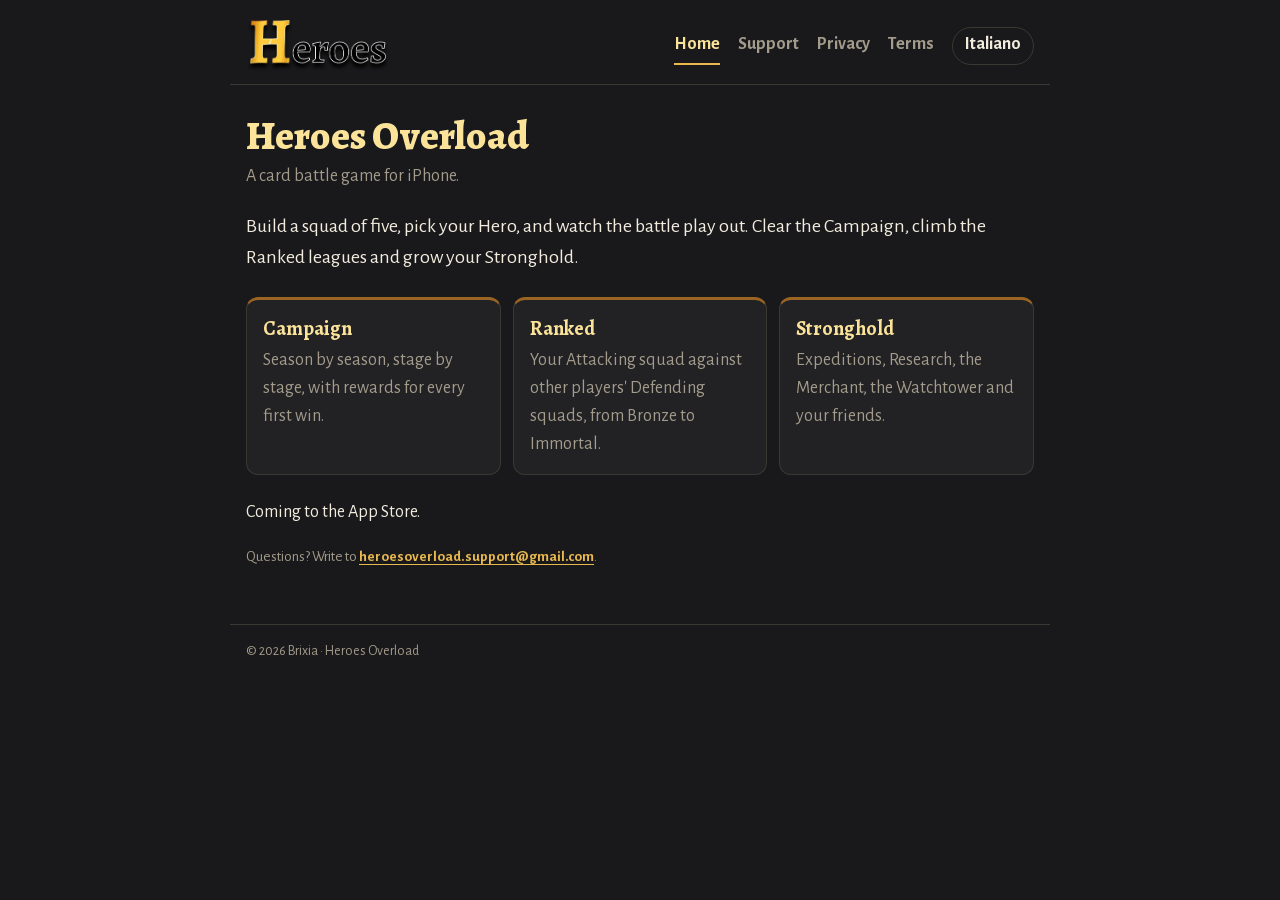
<file: index.html>
<!doctype html>
<html lang="en">
<head>
<meta charset="utf-8">
<meta name="viewport" content="width=device-width, initial-scale=1">
<title>Heroes Overload</title>
<meta name="description" content="A card battle game for iPhone.">
<link rel="icon" href="assets/icon.png">
<link rel="apple-touch-icon" href="assets/apple-touch-icon.png">
<link rel="stylesheet" href="assets/fonts/fonts.css">
<link rel="stylesheet" href="assets/site.css">
<link rel="alternate" hreflang="it" href="it/index.html">
</head>
<body>
<header><a class="logo" href="index.html"><img src="assets/logo.webp" alt="Heroes Overload" width="168" height="61"></a>
<nav><a href="index.html" aria-current=page>Home</a><a href="support.html">Support</a><a href="privacy.html">Privacy</a><a href="terms.html">Terms</a><a class="lang" href="it/index.html" lang="it">Italiano</a></nav></header>
<main>
<h1>Heroes Overload</h1>
<p class="sub">A card battle game for iPhone.</p>
<p class="lead">Build a squad of five, pick your Hero, and watch the battle play out. Clear the Campaign, climb the Ranked leagues
and grow your Stronghold.</p>
<div class="cards">
  <div><h3>Campaign</h3><p>Season by season, stage by stage, with rewards for every first win.</p></div>
  <div><h3>Ranked</h3><p>Your Attacking squad against other players' Defending squads, from Bronze to Immortal.</p></div>
  <div><h3>Stronghold</h3><p>Expeditions, Research, the Merchant, the Watchtower and your friends.</p></div>
</div>
<p>Coming to the App Store.</p>
<p class="small">Questions? Write to <a href="mailto:heroesoverload.support@gmail.com">heroesoverload.support@gmail.com</a>.</p>

</main>
<footer>© 2026 Brixia · Heroes Overload</footer>
</body>
</html>
</file>
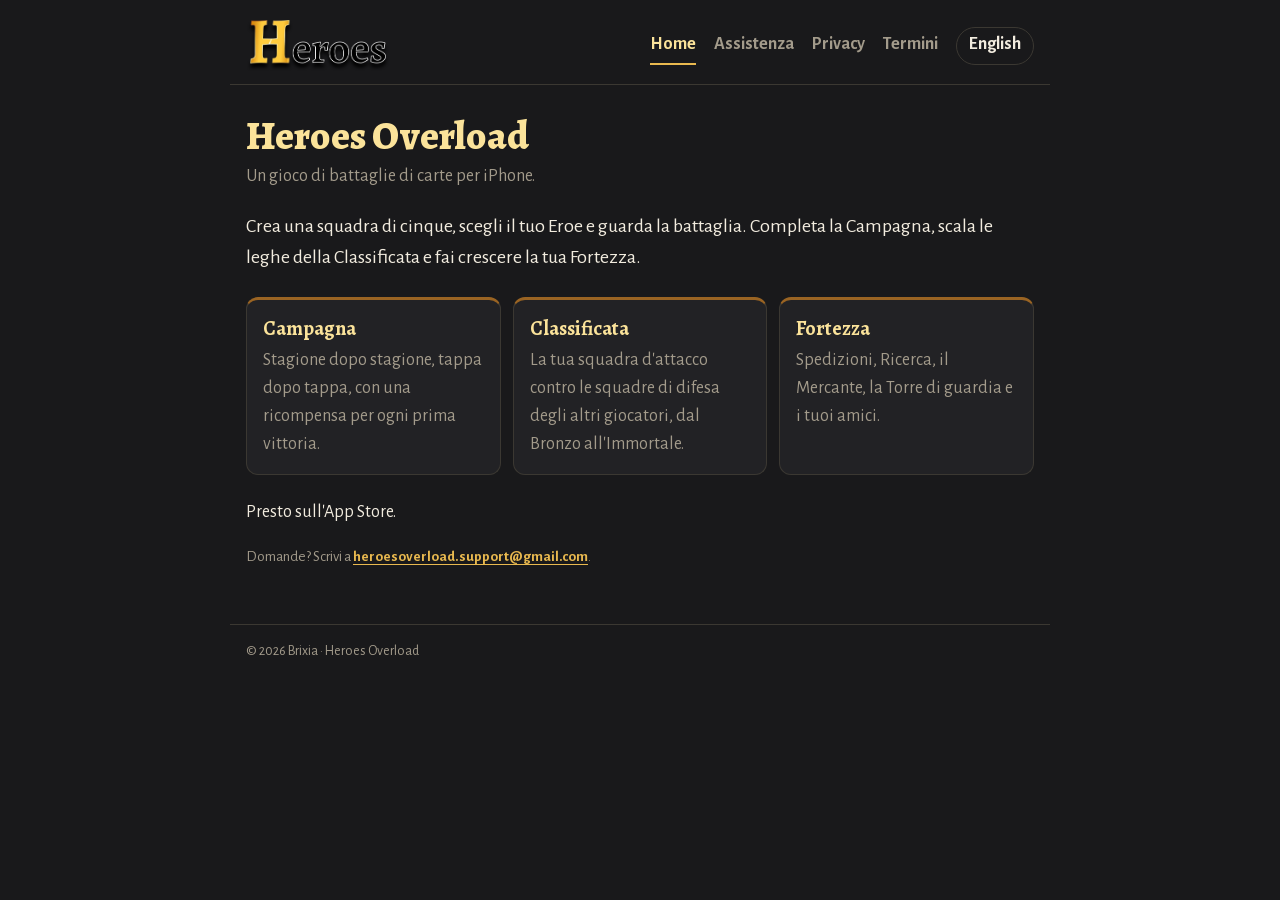
<file: it/index.html>
<!doctype html>
<html lang="it">
<head>
<meta charset="utf-8">
<meta name="viewport" content="width=device-width, initial-scale=1">
<title>Heroes Overload</title>
<meta name="description" content="Un gioco di battaglie di carte per iPhone.">
<link rel="icon" href="../assets/icon.png">
<link rel="apple-touch-icon" href="../assets/apple-touch-icon.png">
<link rel="stylesheet" href="../assets/fonts/fonts.css">
<link rel="stylesheet" href="../assets/site.css">
<link rel="alternate" hreflang="en" href="../index.html">
</head>
<body>
<header><a class="logo" href="index.html"><img src="../assets/logo.webp" alt="Heroes Overload" width="168" height="61"></a>
<nav><a href="index.html" aria-current=page>Home</a><a href="support.html">Assistenza</a><a href="privacy.html">Privacy</a><a href="terms.html">Termini</a><a class="lang" href="../index.html" lang="en">English</a></nav></header>
<main>
<h1>Heroes Overload</h1>
<p class="sub">Un gioco di battaglie di carte per iPhone.</p>
<p class="lead">Crea una squadra di cinque, scegli il tuo Eroe e guarda la battaglia. Completa la Campagna, scala le leghe
della Classificata e fai crescere la tua Fortezza.</p>
<div class="cards">
  <div><h3>Campagna</h3><p>Stagione dopo stagione, tappa dopo tappa, con una ricompensa per ogni prima vittoria.</p></div>
  <div><h3>Classificata</h3><p>La tua squadra d'attacco contro le squadre di difesa degli altri giocatori, dal Bronzo all'Immortale.</p></div>
  <div><h3>Fortezza</h3><p>Spedizioni, Ricerca, il Mercante, la Torre di guardia e i tuoi amici.</p></div>
</div>
<p>Presto sull'App Store.</p>
<p class="small">Domande? Scrivi a <a href="mailto:heroesoverload.support@gmail.com">heroesoverload.support@gmail.com</a>.</p>

</main>
<footer>© 2026 Brixia · Heroes Overload</footer>
</body>
</html>
</file>
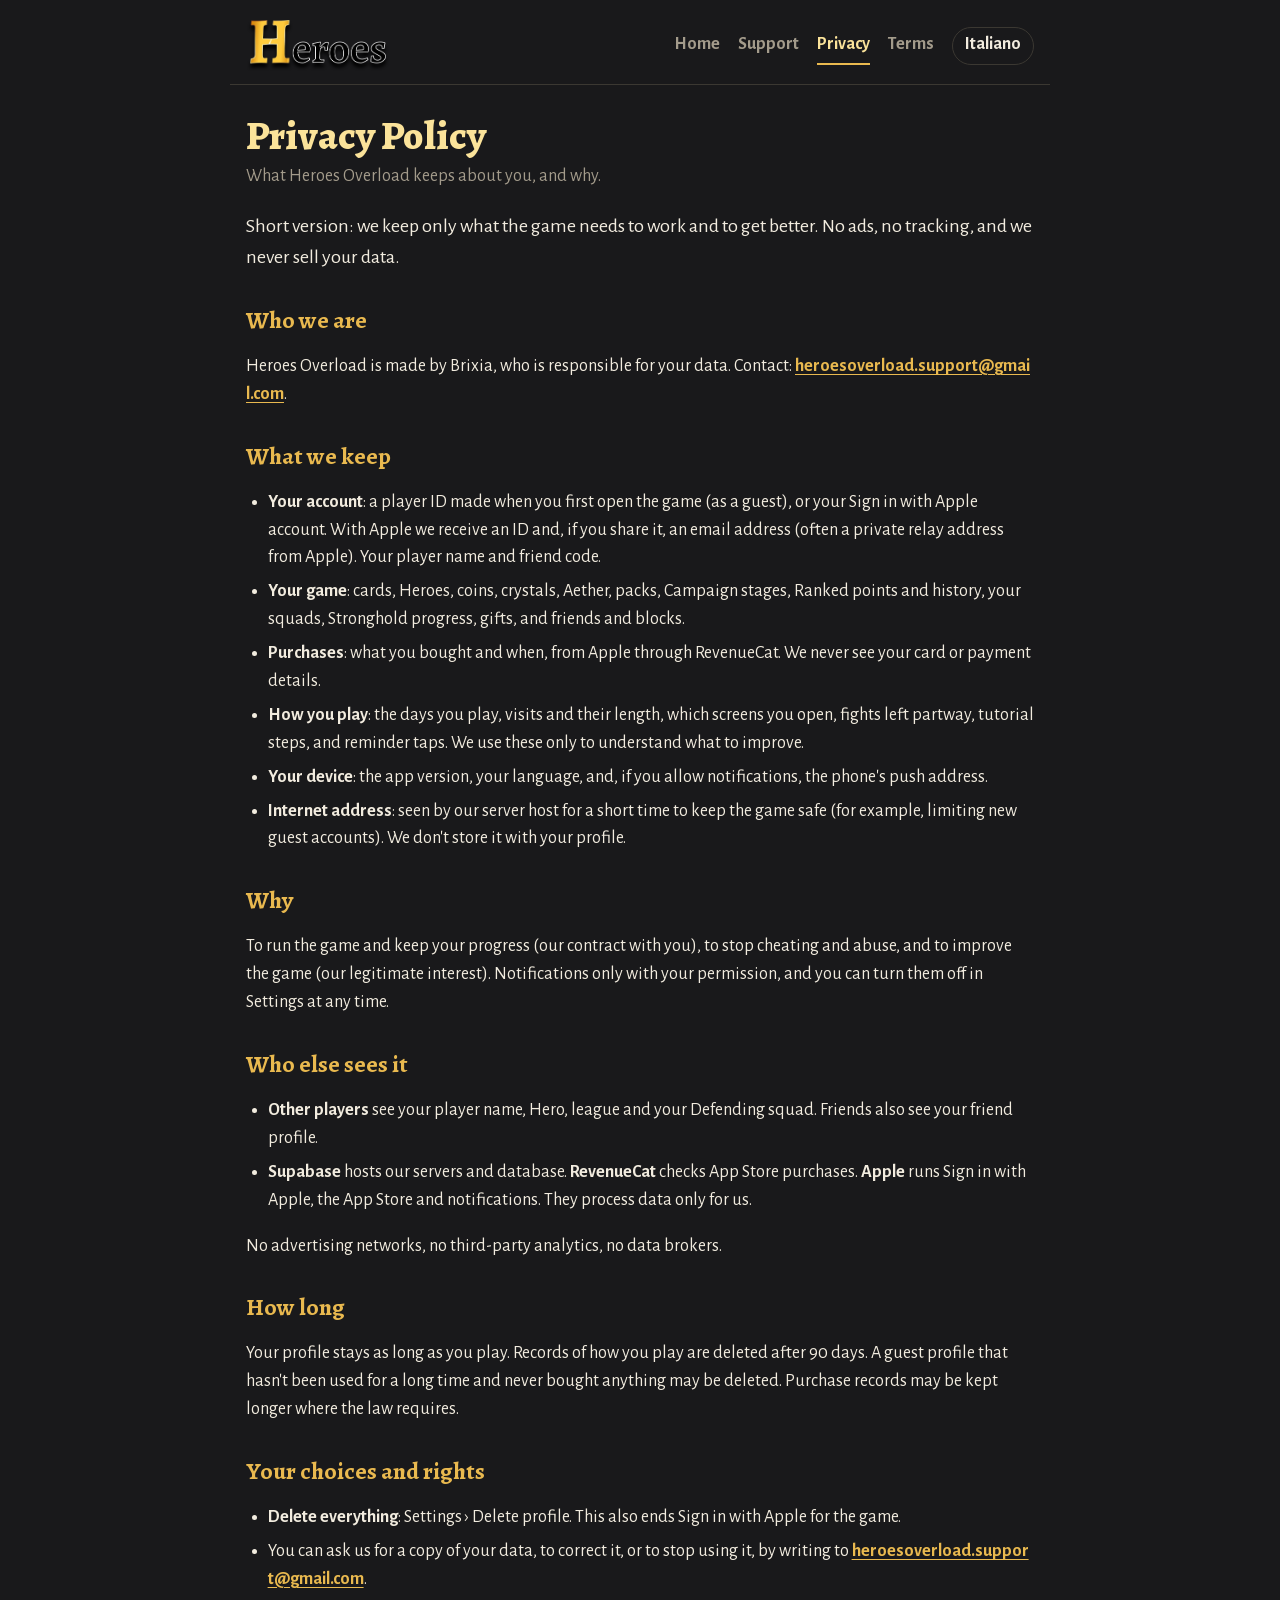
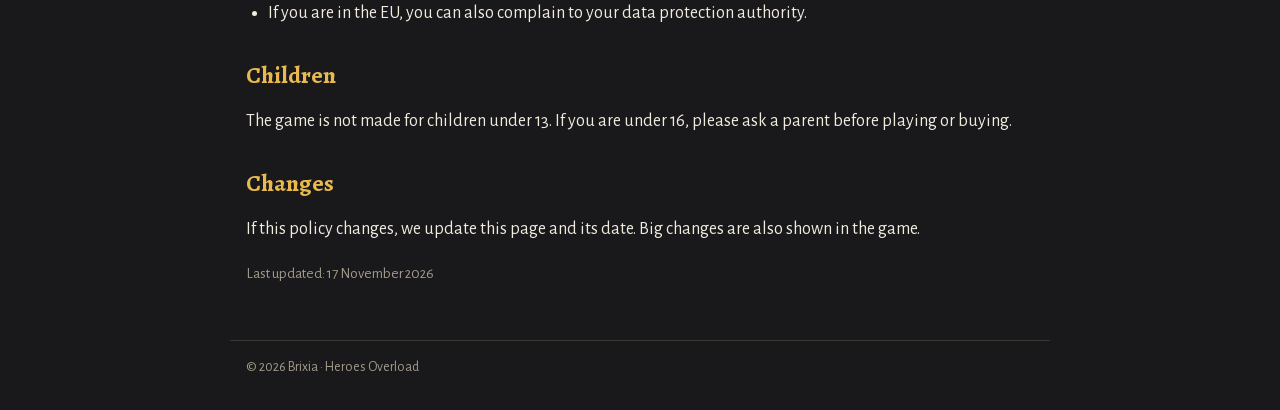
<file: privacy.html>
<!doctype html>
<html lang="en">
<head>
<meta charset="utf-8">
<meta name="viewport" content="width=device-width, initial-scale=1">
<title>Privacy Policy · Heroes Overload</title>
<meta name="description" content="What Heroes Overload keeps about you, and why.">
<link rel="icon" href="assets/icon.png">
<link rel="apple-touch-icon" href="assets/apple-touch-icon.png">
<link rel="stylesheet" href="assets/fonts/fonts.css">
<link rel="stylesheet" href="assets/site.css">
<link rel="alternate" hreflang="it" href="it/privacy.html">
</head>
<body>
<header><a class="logo" href="index.html"><img src="assets/logo.webp" alt="Heroes Overload" width="168" height="61"></a>
<nav><a href="index.html">Home</a><a href="support.html">Support</a><a href="privacy.html" aria-current=page>Privacy</a><a href="terms.html">Terms</a><a class="lang" href="it/privacy.html" lang="it">Italiano</a></nav></header>
<main>
<h1>Privacy Policy</h1>
<p class="sub">What Heroes Overload keeps about you, and why.</p>
<p class="lead">Short version: we keep only what the game needs to work and to get better. No ads, no tracking, and we never
sell your data.</p>
<h2>Who we are</h2>
<p>Heroes Overload is made by Brixia, who is responsible for your data. Contact: <a href="mailto:heroesoverload.support@gmail.com">heroesoverload.support@gmail.com</a>.</p>
<h2>What we keep</h2>
<ul>
<li><b>Your account</b>: a player ID made when you first open the game (as a guest), or your Sign in with Apple account. With Apple
we receive an ID and, if you share it, an email address (often a private relay address from Apple). Your player name and
friend code.</li>
<li><b>Your game</b>: cards, Heroes, coins, crystals, Aether, packs, Campaign stages, Ranked points and history, your squads,
Stronghold progress, gifts, and friends and blocks.</li>
<li><b>Purchases</b>: what you bought and when, from Apple through RevenueCat. We never see your card or payment details.</li>
<li><b>How you play</b>: the days you play, visits and their length, which screens you open, fights left partway, tutorial steps,
and reminder taps. We use these only to understand what to improve.</li>
<li><b>Your device</b>: the app version, your language, and, if you allow notifications, the phone's push address.</li>
<li><b>Internet address</b>: seen by our server host for a short time to keep the game safe (for example, limiting new guest
accounts). We don't store it with your profile.</li>
</ul>
<h2>Why</h2>
<p>To run the game and keep your progress (our contract with you), to stop cheating and abuse, and to improve the game
(our legitimate interest). Notifications only with your permission, and you can turn them off in Settings at any time.</p>
<h2>Who else sees it</h2>
<ul>
<li><b>Other players</b> see your player name, Hero, league and your Defending squad. Friends also see your friend profile.</li>
<li><b>Supabase</b> hosts our servers and database. <b>RevenueCat</b> checks App Store purchases. <b>Apple</b> runs Sign in with
Apple, the App Store and notifications. They process data only for us.</li>
</ul>
<p>No advertising networks, no third-party analytics, no data brokers.</p>
<h2>How long</h2>
<p>Your profile stays as long as you play. Records of how you play are deleted after 90 days. A guest profile that hasn't been
used for a long time and never bought anything may be deleted. Purchase records may be kept longer where the law requires.</p>
<h2>Your choices and rights</h2>
<ul>
<li><b>Delete everything</b>: Settings › Delete profile. This also ends Sign in with Apple for the game.</li>
<li>You can ask us for a copy of your data, to correct it, or to stop using it, by writing to <a href="mailto:heroesoverload.support@gmail.com">heroesoverload.support@gmail.com</a>.</li>
<li>If you are in the EU, you can also complain to your data protection authority.</li>
</ul>
<h2>Children</h2>
<p>The game is not made for children under 13. If you are under 16, please ask a parent before playing or buying.</p>
<h2>Changes</h2>
<p>If this policy changes, we update this page and its date. Big changes are also shown in the game.</p>
<p class="small">Last updated: 17 November 2026</p>
</main>
<footer>© 2026 Brixia · Heroes Overload</footer>
</body>
</html>
</file>
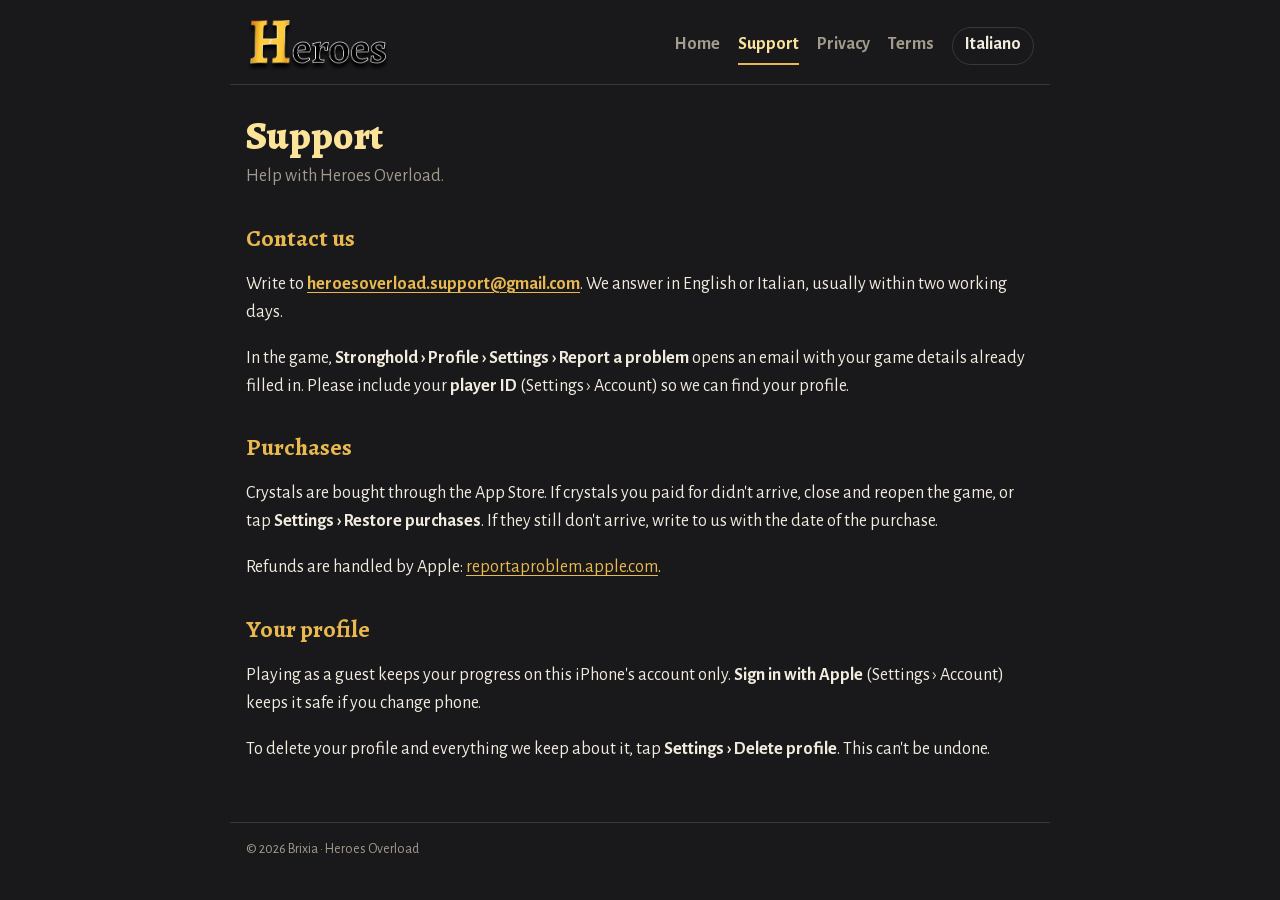
<file: support.html>
<!doctype html>
<html lang="en">
<head>
<meta charset="utf-8">
<meta name="viewport" content="width=device-width, initial-scale=1">
<title>Support · Heroes Overload</title>
<meta name="description" content="Help with Heroes Overload.">
<link rel="icon" href="assets/icon.png">
<link rel="apple-touch-icon" href="assets/apple-touch-icon.png">
<link rel="stylesheet" href="assets/fonts/fonts.css">
<link rel="stylesheet" href="assets/site.css">
<link rel="alternate" hreflang="it" href="it/support.html">
</head>
<body>
<header><a class="logo" href="index.html"><img src="assets/logo.webp" alt="Heroes Overload" width="168" height="61"></a>
<nav><a href="index.html">Home</a><a href="support.html" aria-current=page>Support</a><a href="privacy.html">Privacy</a><a href="terms.html">Terms</a><a class="lang" href="it/support.html" lang="it">Italiano</a></nav></header>
<main>
<h1>Support</h1>
<p class="sub">Help with Heroes Overload.</p>
<h2>Contact us</h2>
<p>Write to <a href="mailto:heroesoverload.support@gmail.com">heroesoverload.support@gmail.com</a>. We answer in English or Italian, usually within two working days.</p>
<p>In the game, <b>Stronghold › Profile › Settings › Report a problem</b> opens an email with your game details already filled in.
Please include your <b>player ID</b> (Settings › Account) so we can find your profile.</p>
<h2>Purchases</h2>
<p>Crystals are bought through the App Store. If crystals you paid for didn't arrive, close and reopen the game, or tap
<b>Settings › Restore purchases</b>. If they still don't arrive, write to us with the date of the purchase.</p>
<p>Refunds are handled by Apple: <a href="https://reportaproblem.apple.com">reportaproblem.apple.com</a>.</p>
<h2>Your profile</h2>
<p>Playing as a guest keeps your progress on this iPhone's account only. <b>Sign in with Apple</b> (Settings › Account) keeps it
safe if you change phone.</p>
<p>To delete your profile and everything we keep about it, tap <b>Settings › Delete profile</b>. This can't be undone.</p>

</main>
<footer>© 2026 Brixia · Heroes Overload</footer>
</body>
</html>
</file>
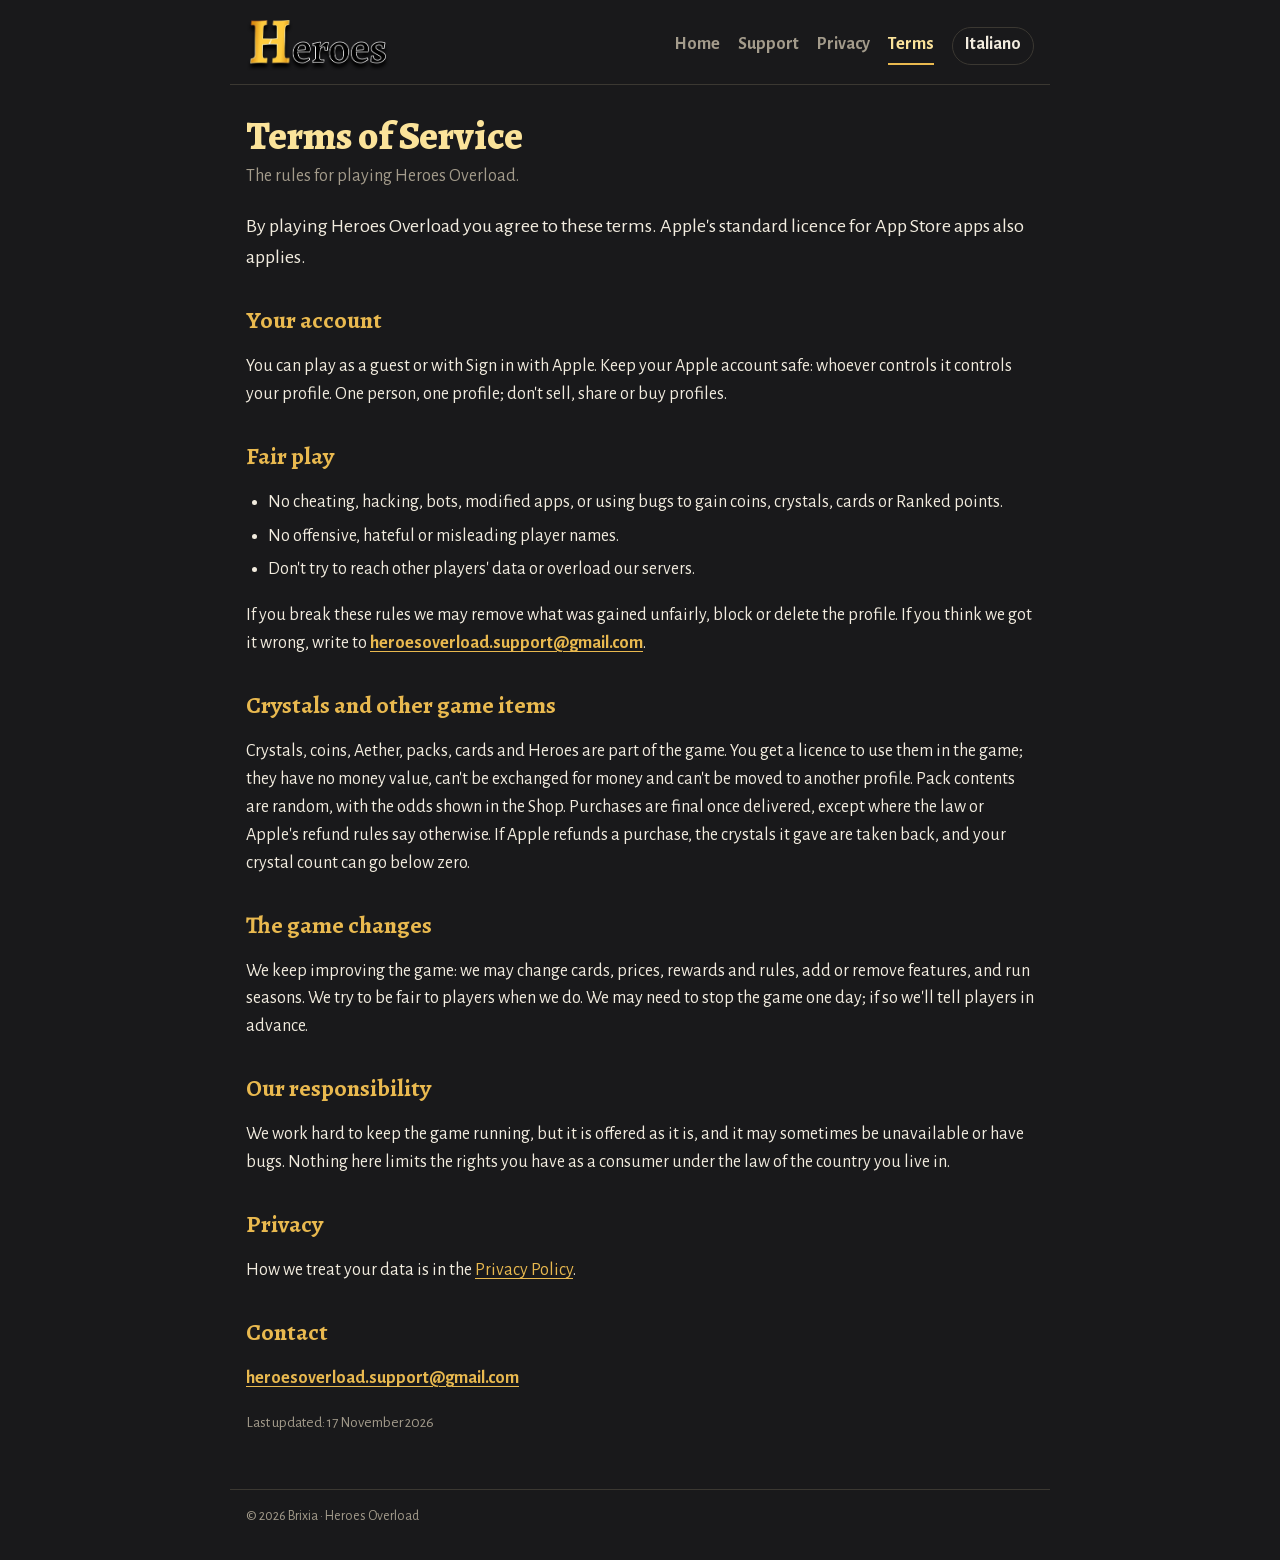
<file: terms.html>
<!doctype html>
<html lang="en">
<head>
<meta charset="utf-8">
<meta name="viewport" content="width=device-width, initial-scale=1">
<title>Terms of Service · Heroes Overload</title>
<meta name="description" content="The rules for playing Heroes Overload.">
<link rel="icon" href="assets/icon.png">
<link rel="apple-touch-icon" href="assets/apple-touch-icon.png">
<link rel="stylesheet" href="assets/fonts/fonts.css">
<link rel="stylesheet" href="assets/site.css">
<link rel="alternate" hreflang="it" href="it/terms.html">
</head>
<body>
<header><a class="logo" href="index.html"><img src="assets/logo.webp" alt="Heroes Overload" width="168" height="61"></a>
<nav><a href="index.html">Home</a><a href="support.html">Support</a><a href="privacy.html">Privacy</a><a href="terms.html" aria-current=page>Terms</a><a class="lang" href="it/terms.html" lang="it">Italiano</a></nav></header>
<main>
<h1>Terms of Service</h1>
<p class="sub">The rules for playing Heroes Overload.</p>
<p class="lead">By playing Heroes Overload you agree to these terms. Apple's standard licence for App Store apps also applies.</p>
<h2>Your account</h2>
<p>You can play as a guest or with Sign in with Apple. Keep your Apple account safe: whoever controls it controls your profile.
One person, one profile; don't sell, share or buy profiles.</p>
<h2>Fair play</h2>
<ul>
<li>No cheating, hacking, bots, modified apps, or using bugs to gain coins, crystals, cards or Ranked points.</li>
<li>No offensive, hateful or misleading player names.</li>
<li>Don't try to reach other players' data or overload our servers.</li>
</ul>
<p>If you break these rules we may remove what was gained unfairly, block or delete the profile. If you think we got it wrong,
write to <a href="mailto:heroesoverload.support@gmail.com">heroesoverload.support@gmail.com</a>.</p>
<h2>Crystals and other game items</h2>
<p>Crystals, coins, Aether, packs, cards and Heroes are part of the game. You get a licence to use them in the game; they have
no money value, can't be exchanged for money and can't be moved to another profile. Pack contents are random, with the odds
shown in the Shop. Purchases are final once delivered, except where the law or Apple's refund rules say otherwise. If Apple
refunds a purchase, the crystals it gave are taken back, and your crystal count can go below zero.</p>
<h2>The game changes</h2>
<p>We keep improving the game: we may change cards, prices, rewards and rules, add or remove features, and run seasons. We
try to be fair to players when we do. We may need to stop the game one day; if so we'll tell players in advance.</p>
<h2>Our responsibility</h2>
<p>We work hard to keep the game running, but it is offered as it is, and it may sometimes be unavailable or have bugs.
Nothing here limits the rights you have as a consumer under the law of the country you live in.</p>
<h2>Privacy</h2>
<p>How we treat your data is in the <a href="privacy.html">Privacy Policy</a>.</p>
<h2>Contact</h2>
<p><a href="mailto:heroesoverload.support@gmail.com">heroesoverload.support@gmail.com</a></p>
<p class="small">Last updated: 17 November 2026</p>
</main>
<footer>© 2026 Brixia · Heroes Overload</footer>
</body>
</html>
</file>
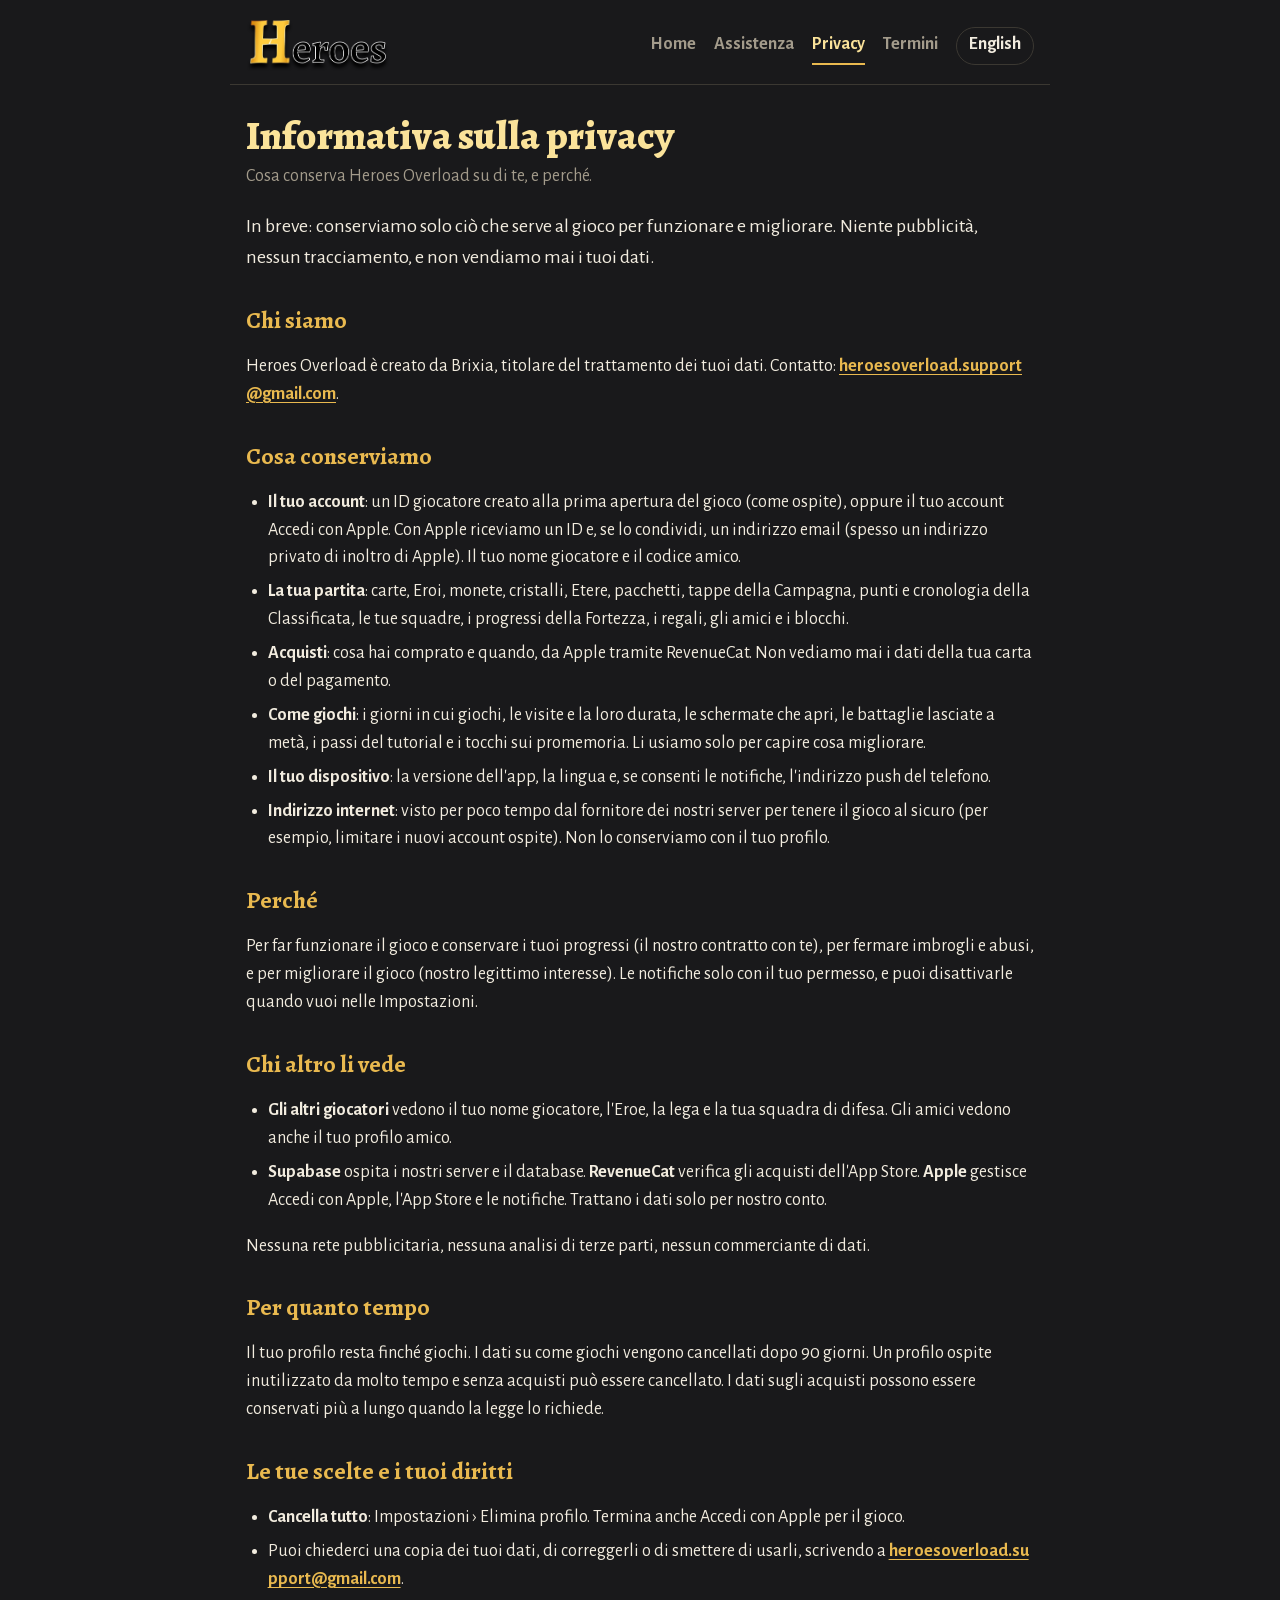
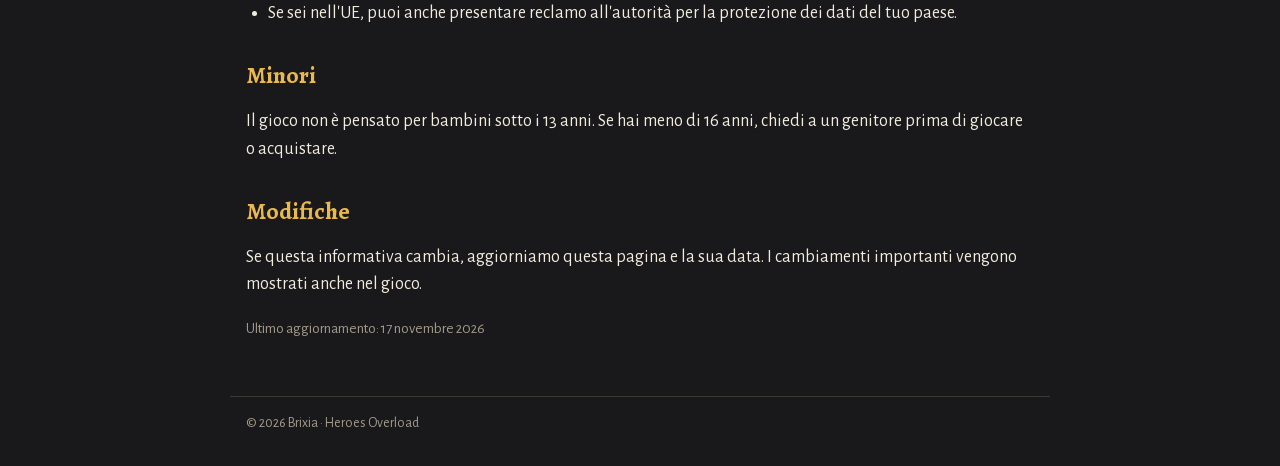
<file: it/privacy.html>
<!doctype html>
<html lang="it">
<head>
<meta charset="utf-8">
<meta name="viewport" content="width=device-width, initial-scale=1">
<title>Informativa sulla privacy · Heroes Overload</title>
<meta name="description" content="Cosa conserva Heroes Overload su di te, e perché.">
<link rel="icon" href="../assets/icon.png">
<link rel="apple-touch-icon" href="../assets/apple-touch-icon.png">
<link rel="stylesheet" href="../assets/fonts/fonts.css">
<link rel="stylesheet" href="../assets/site.css">
<link rel="alternate" hreflang="en" href="../privacy.html">
</head>
<body>
<header><a class="logo" href="index.html"><img src="../assets/logo.webp" alt="Heroes Overload" width="168" height="61"></a>
<nav><a href="index.html">Home</a><a href="support.html">Assistenza</a><a href="privacy.html" aria-current=page>Privacy</a><a href="terms.html">Termini</a><a class="lang" href="../privacy.html" lang="en">English</a></nav></header>
<main>
<h1>Informativa sulla privacy</h1>
<p class="sub">Cosa conserva Heroes Overload su di te, e perché.</p>
<p class="lead">In breve: conserviamo solo ciò che serve al gioco per funzionare e migliorare. Niente pubblicità, nessun
tracciamento, e non vendiamo mai i tuoi dati.</p>
<h2>Chi siamo</h2>
<p>Heroes Overload è creato da Brixia, titolare del trattamento dei tuoi dati. Contatto: <a href="mailto:heroesoverload.support@gmail.com">heroesoverload.support@gmail.com</a>.</p>
<h2>Cosa conserviamo</h2>
<ul>
<li><b>Il tuo account</b>: un ID giocatore creato alla prima apertura del gioco (come ospite), oppure il tuo account Accedi con
Apple. Con Apple riceviamo un ID e, se lo condividi, un indirizzo email (spesso un indirizzo privato di inoltro di Apple).
Il tuo nome giocatore e il codice amico.</li>
<li><b>La tua partita</b>: carte, Eroi, monete, cristalli, Etere, pacchetti, tappe della Campagna, punti e cronologia della
Classificata, le tue squadre, i progressi della Fortezza, i regali, gli amici e i blocchi.</li>
<li><b>Acquisti</b>: cosa hai comprato e quando, da Apple tramite RevenueCat. Non vediamo mai i dati della tua carta o del pagamento.</li>
<li><b>Come giochi</b>: i giorni in cui giochi, le visite e la loro durata, le schermate che apri, le battaglie lasciate a metà,
i passi del tutorial e i tocchi sui promemoria. Li usiamo solo per capire cosa migliorare.</li>
<li><b>Il tuo dispositivo</b>: la versione dell'app, la lingua e, se consenti le notifiche, l'indirizzo push del telefono.</li>
<li><b>Indirizzo internet</b>: visto per poco tempo dal fornitore dei nostri server per tenere il gioco al sicuro (per esempio,
limitare i nuovi account ospite). Non lo conserviamo con il tuo profilo.</li>
</ul>
<h2>Perché</h2>
<p>Per far funzionare il gioco e conservare i tuoi progressi (il nostro contratto con te), per fermare imbrogli e abusi, e per
migliorare il gioco (nostro legittimo interesse). Le notifiche solo con il tuo permesso, e puoi disattivarle quando vuoi nelle
Impostazioni.</p>
<h2>Chi altro li vede</h2>
<ul>
<li><b>Gli altri giocatori</b> vedono il tuo nome giocatore, l'Eroe, la lega e la tua squadra di difesa. Gli amici vedono anche
il tuo profilo amico.</li>
<li><b>Supabase</b> ospita i nostri server e il database. <b>RevenueCat</b> verifica gli acquisti dell'App Store. <b>Apple</b>
gestisce Accedi con Apple, l'App Store e le notifiche. Trattano i dati solo per nostro conto.</li>
</ul>
<p>Nessuna rete pubblicitaria, nessuna analisi di terze parti, nessun commerciante di dati.</p>
<h2>Per quanto tempo</h2>
<p>Il tuo profilo resta finché giochi. I dati su come giochi vengono cancellati dopo 90 giorni. Un profilo ospite inutilizzato
da molto tempo e senza acquisti può essere cancellato. I dati sugli acquisti possono essere conservati più a lungo quando la
legge lo richiede.</p>
<h2>Le tue scelte e i tuoi diritti</h2>
<ul>
<li><b>Cancella tutto</b>: Impostazioni › Elimina profilo. Termina anche Accedi con Apple per il gioco.</li>
<li>Puoi chiederci una copia dei tuoi dati, di correggerli o di smettere di usarli, scrivendo a <a href="mailto:heroesoverload.support@gmail.com">heroesoverload.support@gmail.com</a>.</li>
<li>Se sei nell'UE, puoi anche presentare reclamo all'autorità per la protezione dei dati del tuo paese.</li>
</ul>
<h2>Minori</h2>
<p>Il gioco non è pensato per bambini sotto i 13 anni. Se hai meno di 16 anni, chiedi a un genitore prima di giocare o acquistare.</p>
<h2>Modifiche</h2>
<p>Se questa informativa cambia, aggiorniamo questa pagina e la sua data. I cambiamenti importanti vengono mostrati anche nel gioco.</p>
<p class="small">Ultimo aggiornamento: 17 novembre 2026</p>
</main>
<footer>© 2026 Brixia · Heroes Overload</footer>
</body>
</html>
</file>
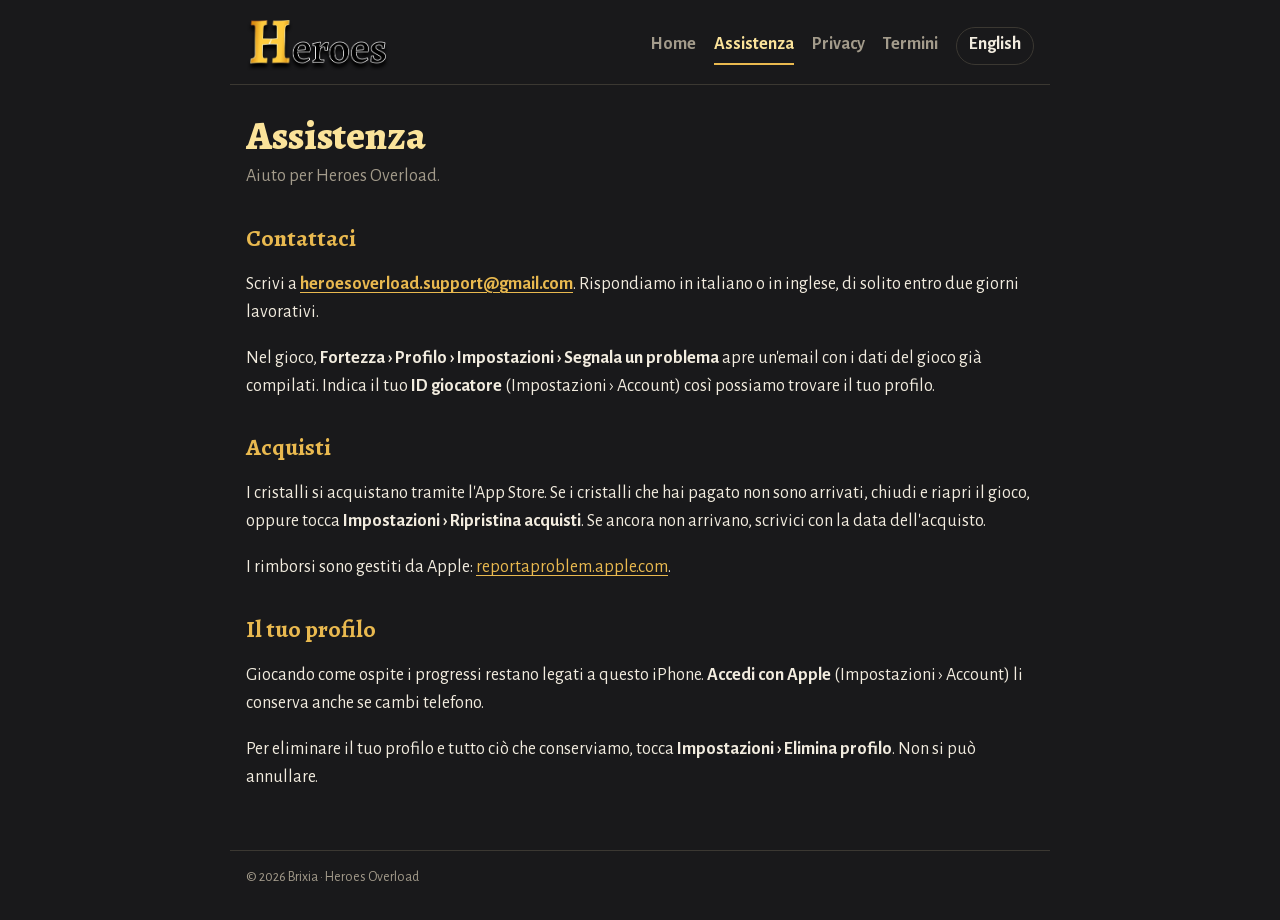
<file: it/support.html>
<!doctype html>
<html lang="it">
<head>
<meta charset="utf-8">
<meta name="viewport" content="width=device-width, initial-scale=1">
<title>Assistenza · Heroes Overload</title>
<meta name="description" content="Aiuto per Heroes Overload.">
<link rel="icon" href="../assets/icon.png">
<link rel="apple-touch-icon" href="../assets/apple-touch-icon.png">
<link rel="stylesheet" href="../assets/fonts/fonts.css">
<link rel="stylesheet" href="../assets/site.css">
<link rel="alternate" hreflang="en" href="../support.html">
</head>
<body>
<header><a class="logo" href="index.html"><img src="../assets/logo.webp" alt="Heroes Overload" width="168" height="61"></a>
<nav><a href="index.html">Home</a><a href="support.html" aria-current=page>Assistenza</a><a href="privacy.html">Privacy</a><a href="terms.html">Termini</a><a class="lang" href="../support.html" lang="en">English</a></nav></header>
<main>
<h1>Assistenza</h1>
<p class="sub">Aiuto per Heroes Overload.</p>
<h2>Contattaci</h2>
<p>Scrivi a <a href="mailto:heroesoverload.support@gmail.com">heroesoverload.support@gmail.com</a>. Rispondiamo in italiano o in inglese, di solito entro due giorni lavorativi.</p>
<p>Nel gioco, <b>Fortezza › Profilo › Impostazioni › Segnala un problema</b> apre un'email con i dati del gioco già compilati.
Indica il tuo <b>ID giocatore</b> (Impostazioni › Account) così possiamo trovare il tuo profilo.</p>
<h2>Acquisti</h2>
<p>I cristalli si acquistano tramite l'App Store. Se i cristalli che hai pagato non sono arrivati, chiudi e riapri il gioco,
oppure tocca <b>Impostazioni › Ripristina acquisti</b>. Se ancora non arrivano, scrivici con la data dell'acquisto.</p>
<p>I rimborsi sono gestiti da Apple: <a href="https://reportaproblem.apple.com">reportaproblem.apple.com</a>.</p>
<h2>Il tuo profilo</h2>
<p>Giocando come ospite i progressi restano legati a questo iPhone. <b>Accedi con Apple</b> (Impostazioni › Account) li
conserva anche se cambi telefono.</p>
<p>Per eliminare il tuo profilo e tutto ciò che conserviamo, tocca <b>Impostazioni › Elimina profilo</b>. Non si può annullare.</p>

</main>
<footer>© 2026 Brixia · Heroes Overload</footer>
</body>
</html>
</file>
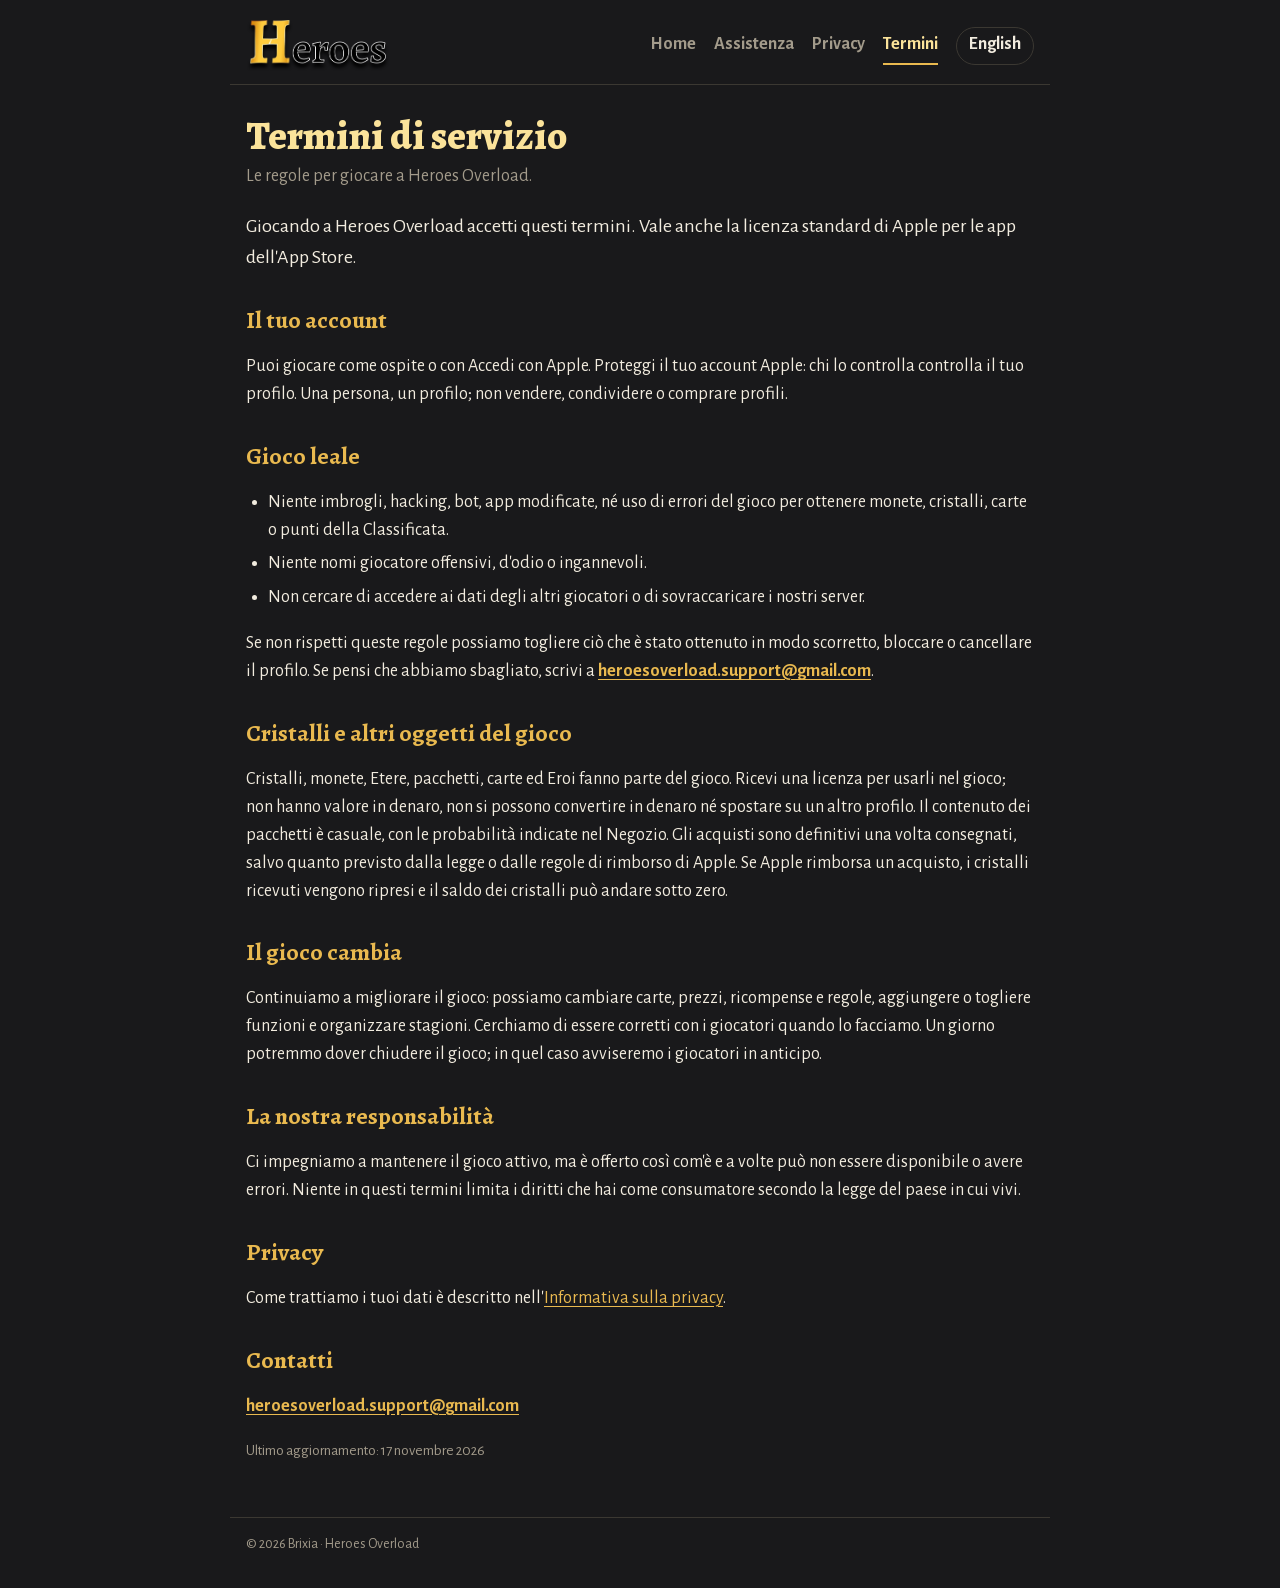
<file: it/terms.html>
<!doctype html>
<html lang="it">
<head>
<meta charset="utf-8">
<meta name="viewport" content="width=device-width, initial-scale=1">
<title>Termini di servizio · Heroes Overload</title>
<meta name="description" content="Le regole per giocare a Heroes Overload.">
<link rel="icon" href="../assets/icon.png">
<link rel="apple-touch-icon" href="../assets/apple-touch-icon.png">
<link rel="stylesheet" href="../assets/fonts/fonts.css">
<link rel="stylesheet" href="../assets/site.css">
<link rel="alternate" hreflang="en" href="../terms.html">
</head>
<body>
<header><a class="logo" href="index.html"><img src="../assets/logo.webp" alt="Heroes Overload" width="168" height="61"></a>
<nav><a href="index.html">Home</a><a href="support.html">Assistenza</a><a href="privacy.html">Privacy</a><a href="terms.html" aria-current=page>Termini</a><a class="lang" href="../terms.html" lang="en">English</a></nav></header>
<main>
<h1>Termini di servizio</h1>
<p class="sub">Le regole per giocare a Heroes Overload.</p>
<p class="lead">Giocando a Heroes Overload accetti questi termini. Vale anche la licenza standard di Apple per le app dell'App Store.</p>
<h2>Il tuo account</h2>
<p>Puoi giocare come ospite o con Accedi con Apple. Proteggi il tuo account Apple: chi lo controlla controlla il tuo profilo.
Una persona, un profilo; non vendere, condividere o comprare profili.</p>
<h2>Gioco leale</h2>
<ul>
<li>Niente imbrogli, hacking, bot, app modificate, né uso di errori del gioco per ottenere monete, cristalli, carte o punti
della Classificata.</li>
<li>Niente nomi giocatore offensivi, d'odio o ingannevoli.</li>
<li>Non cercare di accedere ai dati degli altri giocatori o di sovraccaricare i nostri server.</li>
</ul>
<p>Se non rispetti queste regole possiamo togliere ciò che è stato ottenuto in modo scorretto, bloccare o cancellare il profilo.
Se pensi che abbiamo sbagliato, scrivi a <a href="mailto:heroesoverload.support@gmail.com">heroesoverload.support@gmail.com</a>.</p>
<h2>Cristalli e altri oggetti del gioco</h2>
<p>Cristalli, monete, Etere, pacchetti, carte ed Eroi fanno parte del gioco. Ricevi una licenza per usarli nel gioco; non hanno
valore in denaro, non si possono convertire in denaro né spostare su un altro profilo. Il contenuto dei pacchetti è casuale,
con le probabilità indicate nel Negozio. Gli acquisti sono definitivi una volta consegnati, salvo quanto previsto dalla legge
o dalle regole di rimborso di Apple. Se Apple rimborsa un acquisto, i cristalli ricevuti vengono ripresi e il saldo dei
cristalli può andare sotto zero.</p>
<h2>Il gioco cambia</h2>
<p>Continuiamo a migliorare il gioco: possiamo cambiare carte, prezzi, ricompense e regole, aggiungere o togliere funzioni e
organizzare stagioni. Cerchiamo di essere corretti con i giocatori quando lo facciamo. Un giorno potremmo dover chiudere il
gioco; in quel caso avviseremo i giocatori in anticipo.</p>
<h2>La nostra responsabilità</h2>
<p>Ci impegniamo a mantenere il gioco attivo, ma è offerto così com'è e a volte può non essere disponibile o avere errori.
Niente in questi termini limita i diritti che hai come consumatore secondo la legge del paese in cui vivi.</p>
<h2>Privacy</h2>
<p>Come trattiamo i tuoi dati è descritto nell'<a href="privacy.html">Informativa sulla privacy</a>.</p>
<h2>Contatti</h2>
<p><a href="mailto:heroesoverload.support@gmail.com">heroesoverload.support@gmail.com</a></p>
<p class="small">Ultimo aggiornamento: 17 novembre 2026</p>
</main>
<footer>© 2026 Brixia · Heroes Overload</footer>
</body>
</html>
</file>
<file: assets/fonts/fonts.css>
/* Alegreya and Alegreya Sans (Huerta Tipográfica), SIL Open Font License 1.1 (OFL.txt). Served from this site, no font is loaded from elsewhere. */
@font-face {
  font-family: 'Alegreya';
  font-style: normal;
  font-weight: 400 800;
  font-display: swap;
  src: url(alegreya-normal-latin-ext-2.woff2) format('woff2');
  unicode-range: U+0100-02BA, U+02BD-02C5, U+02C7-02CC, U+02CE-02D7, U+02DD-02FF, U+0304, U+0308, U+0329, U+1D00-1DBF, U+1E00-1E9F, U+1EF2-1EFF, U+2020, U+20A0-20AB, U+20AD-20C4, U+2113, U+2C60-2C7F, U+A720-A7FF;
}
@font-face {
  font-family: 'Alegreya';
  font-style: normal;
  font-weight: 400 800;
  font-display: swap;
  src: url(alegreya-normal-latin-3.woff2) format('woff2');
  unicode-range: U+0000-00FF, U+0131, U+0152-0153, U+02BB-02BC, U+02C6, U+02DA, U+02DC, U+0304, U+0308, U+0329, U+2000-206F, U+20AC, U+2122, U+2191, U+2193, U+2212, U+2215, U+FEFF, U+FFFD;
}
@font-face {
  font-family: 'Alegreya Sans';
  font-style: normal;
  font-weight: 400;
  font-display: swap;
  src: url(alegreya-sans-normal-latin-ext-4.woff2) format('woff2');
  unicode-range: U+0100-02BA, U+02BD-02C5, U+02C7-02CC, U+02CE-02D7, U+02DD-02FF, U+0304, U+0308, U+0329, U+1D00-1DBF, U+1E00-1E9F, U+1EF2-1EFF, U+2020, U+20A0-20AB, U+20AD-20C4, U+2113, U+2C60-2C7F, U+A720-A7FF;
}
@font-face {
  font-family: 'Alegreya Sans';
  font-style: normal;
  font-weight: 400;
  font-display: swap;
  src: url(alegreya-sans-normal-latin-5.woff2) format('woff2');
  unicode-range: U+0000-00FF, U+0131, U+0152-0153, U+02BB-02BC, U+02C6, U+02DA, U+02DC, U+0304, U+0308, U+0329, U+2000-206F, U+20AC, U+2122, U+2191, U+2193, U+2212, U+2215, U+FEFF, U+FFFD;
}
@font-face {
  font-family: 'Alegreya Sans';
  font-style: normal;
  font-weight: 700;
  font-display: swap;
  src: url(alegreya-sans-normal-latin-ext-6.woff2) format('woff2');
  unicode-range: U+0100-02BA, U+02BD-02C5, U+02C7-02CC, U+02CE-02D7, U+02DD-02FF, U+0304, U+0308, U+0329, U+1D00-1DBF, U+1E00-1E9F, U+1EF2-1EFF, U+2020, U+20A0-20AB, U+20AD-20C4, U+2113, U+2C60-2C7F, U+A720-A7FF;
}
@font-face {
  font-family: 'Alegreya Sans';
  font-style: normal;
  font-weight: 700;
  font-display: swap;
  src: url(alegreya-sans-normal-latin-7.woff2) format('woff2');
  unicode-range: U+0000-00FF, U+0131, U+0152-0153, U+02BB-02BC, U+02C6, U+02DA, U+02DC, U+0304, U+0308, U+0329, U+2000-206F, U+20AC, U+2122, U+2191, U+2193, U+2212, U+2215, U+FEFF, U+FFFD;
}
</file>
<file: assets/site.css>
/* Heroes Overload website: the game's colours and fonts, light or dark like the phone */
:root {
  --bg: #19191b; --panel: #222225; --line: #3b3832; --ink: #f2ecdf; --muted: #a39b8b;
  --gold-hi: #fbe39a; --gold: #e9b94f; --gold-lo: #9a6423;
  --f-title: 'Alegreya', Georgia, serif; --f-body: 'Alegreya Sans', system-ui, -apple-system, sans-serif;
  color-scheme: dark;
}
* { box-sizing: border-box; }
html { -webkit-text-size-adjust: 100%; }
body { margin: 0; background: var(--bg); color: var(--ink); font: 18px/1.55 var(--f-body); }
a { color: var(--gold); text-underline-offset: 3px; }
a:hover { color: var(--gold-hi); }
:focus-visible { outline: 2px solid var(--gold-hi); outline-offset: 2px; }
header { display: flex; flex-wrap: wrap; align-items: center; justify-content: space-between; gap: 12px 24px;
  max-width: 820px; margin: 0 auto; padding: 20px 16px 12px; border-bottom: 1px solid var(--line); }
.logo img { display: block; height: 52px; width: auto; }
nav { display: flex; flex-wrap: wrap; gap: 4px 18px; font-weight: 700; }
nav a { color: var(--muted); text-decoration: none; padding: 4px 0; }
nav a[aria-current] { color: var(--gold-hi); border-bottom: 2px solid var(--gold); }
nav a.lang { color: var(--ink); border: 1px solid var(--line); border-radius: 999px; padding: 3px 12px; font-weight: 600; }
main { max-width: 820px; margin: 0 auto; padding: 28px 16px 40px; }
h1 { font: 800 40px/1.15 var(--f-title); margin: 0 0 4px; color: var(--gold-hi); }
h2 { font: 700 24px/1.25 var(--f-title); margin: 32px 0 8px; color: var(--gold); }
h3 { font: 700 20px/1.25 var(--f-title); margin: 0 0 6px; color: var(--gold-hi); }
.sub { color: var(--muted); margin: 0 0 20px; }
.lead { font-size: 20px; }
ul { padding-left: 1.2em; } li { margin: 6px 0; }
.cards { display: grid; grid-template-columns: repeat(auto-fit, minmax(220px, 1fr)); gap: 12px; margin: 24px 0; }
.cards > div { background: var(--panel); border: 1px solid var(--line); border-top: 3px solid var(--gold-lo); border-radius: 12px; padding: 16px; }
.cards p { margin: 0; color: var(--muted); }
.small { font-size: 15px; color: var(--muted); }
a[href^="mailto:"] { word-break: break-all; font-weight: 700; }
footer { max-width: 820px; margin: 0 auto; padding: 16px 16px 32px; border-top: 1px solid var(--line); color: var(--muted); font-size: 14px; }
@media (max-width: 480px) { h1 { font-size: 32px; } body { font-size: 17px; } }
</file>
